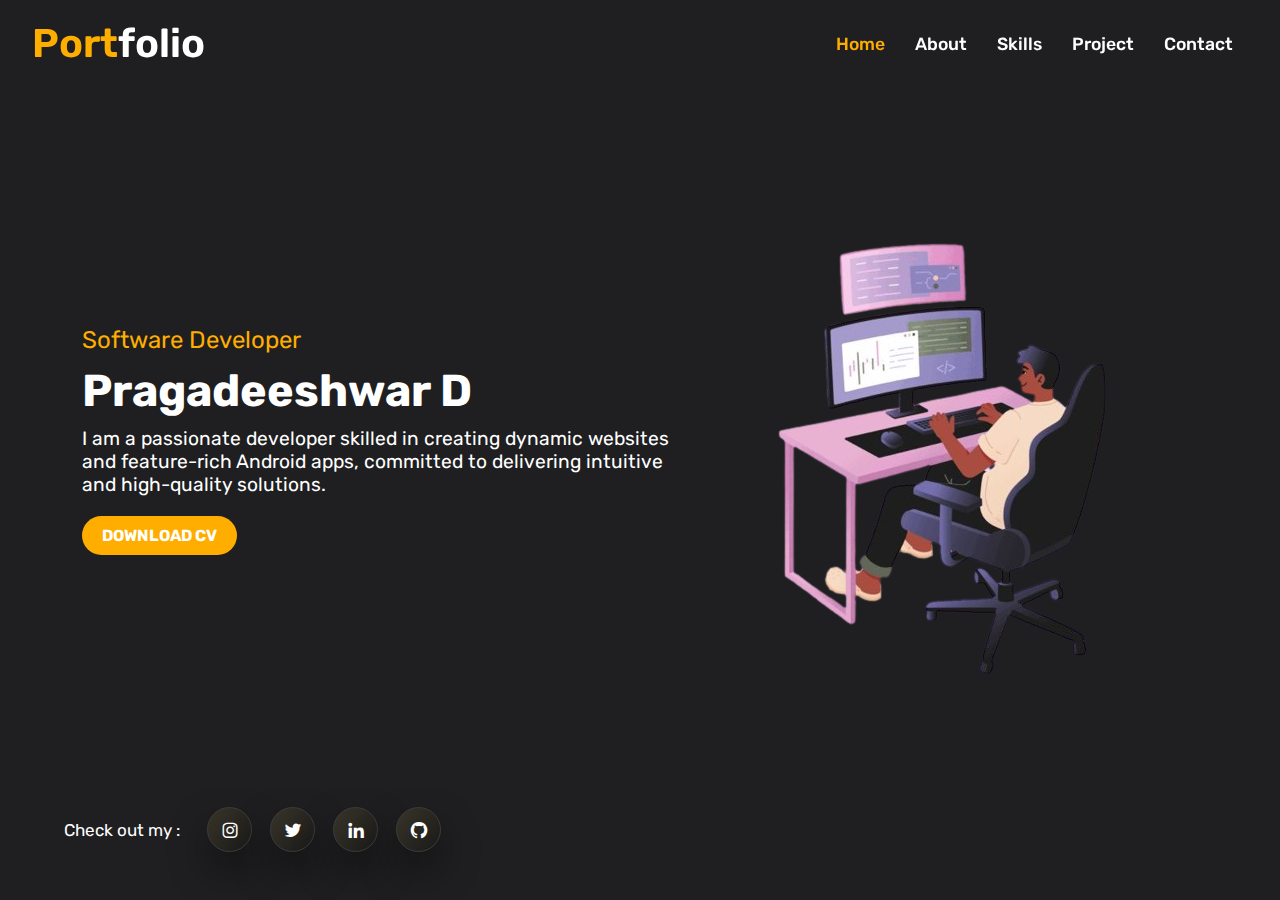
<file: index.html>
<!DOCTYPE html>
<html lang="en">
<head>
    <meta charset="UTF-8">
    <meta name="viewport" content="width=device-width, initial-scale=1.0">
    
    <link rel="stylesheet" href="style.css">
    <link rel="stylesheet" href="https://unpkg.com/boxicons@2.1.1/css/boxicons.min.css">
    <link rel="preconnect" href="https://fonts.googleapis.com">
    <link rel="preconnect" href="https://fonts.gstatic.com" crossorigin>
    <link href="https://fonts.googleapis.com/css2?family=Rubik:ital,wght@0,300..900;1,300..900&display=swap" rel="stylesheet">
    <title>Portfolio</title>
</head>
<body>
    <header>
        <a href="#" class="logo"><span>Port</span>folio</a>
        <div class="menu-btn">
            <span>Menu</span>
            <div class="bx bx-menu" id="menu-icon"></div>
        </div>
        <ul class="navbar">
            <li><a href="index.html" class="active">Home</a></li>
            <li><a href="about.html">About</a></li>
            <li><a href="skills.html">Skills</a></li>
            <li><a href="project.html">Project</a></li>
            <li><a href="contact.html">Contact</a></li>
        </ul>
    </header>
    <section class="home">
        <div class="home-content">
            <div class="home-text">
                <span>Software Developer</span>
                <h1>Pragadeeshwar D</h1>
                <p>I am a passionate developer skilled in creating dynamic websites and feature-rich Android apps, committed to delivering intuitive and high-quality solutions.</p>
                <div class="buttons">
                    <a href="Pragadeeshwar D resume.pdf" class="btn" download>Download CV</a>
                    <!-- <a href="#" class="btn">Hire me</a> -->
                </div>
            </div>
            <div class="home-img">
                <img src="home.png" alt="Home Image">
            </div>
        </div>
    </section>
    <div class="share">
        <p>Check out my :  </p>
        <div class="social">
            <a href="https://www.instagram.com/praga_deez_?igsh=MW50aXNtZWdlemVsdQ=="><i class='bx bxl-instagram' ></i></a>
            <a href="https://x.com/Pragadeesh24?t=_7ubpBVk6lCZ8C0YsNQZFw&s=09"><i class='bx bxl-twitter' ></i></a>
            <a href="https://www.linkedin.com/in/pragadeeshwar-dileepan-7a200b256/"><i class='bx bxl-linkedin' ></i></a>
            <a href="https://github.com/Pragadeeshwar-D"><i class='bx bxl-github' ></i></a>
        </div>
    </div>
    <script src="script.js"></script>
</body>
</html>
</file>
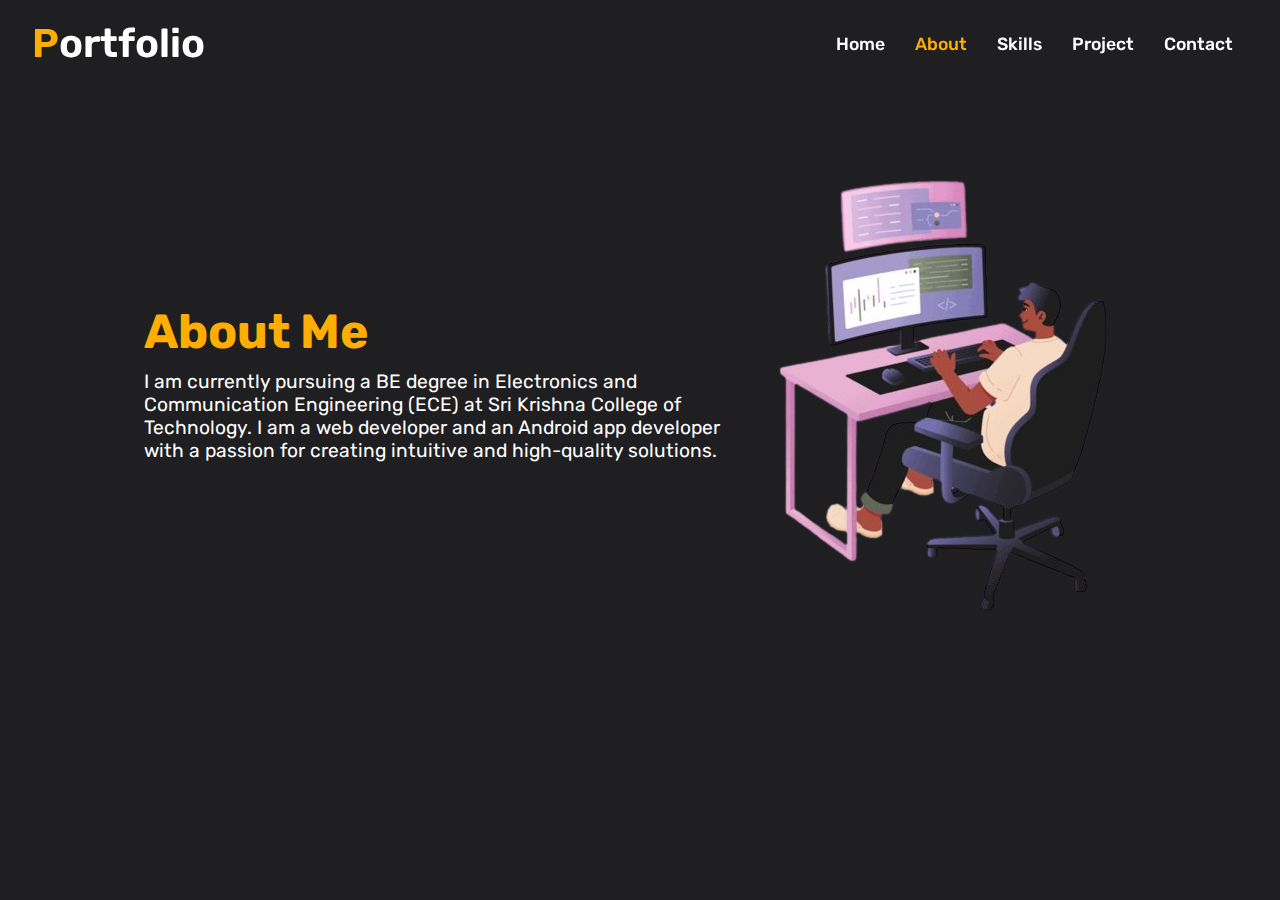
<file: about.html>
<!DOCTYPE html>
<html lang="en">
<head>
    <meta charset="UTF-8">
    <meta name="viewport" content="width=device-width, initial-scale=1.0">
    <link rel="stylesheet" href="style.css">
    <link rel="stylesheet" href="about.css">
    <link rel="stylesheet" href="https://unpkg.com/boxicons@2.1.1/css/boxicons.min.css">
    <link rel="preconnect" href="https://fonts.googleapis.com">
    <link rel="preconnect" href="https://fonts.gstatic.com" crossorigin>
    <link href="https://fonts.googleapis.com/css2?family=Rubik:ital,wght@0,300..900;1,300..900&display=swap" rel="stylesheet">
    <title>About Me</title>
</head>
<body>
    <header>
        <a href="#" class="logo"><span>P</span>ortfolio</a>
        <ul class="navbar">
            <li><a href="index.html">Home</a></li>
            <li><a href="about.html" class="active">About</a></li>
            <li><a href="skills.html">Skills</a></li>
         
            <li><a href="project.html">Project</a></li>
            <li><a href="contact.html">Contact</a></li>
        </ul>
        <div class="menu-btn">
            <span>Menu</span>
            <div class="bx bx-menu" id="menu-icon"></div>
        </div>
    </header>
    <section class="about">
        <div class="about-content">
            <div class="about-text">
                <h2>About Me</h2>
                <p>I am currently pursuing a BE degree in Electronics and Communication Engineering (ECE) at Sri Krishna College of Technology. I am a web developer and an Android app developer with a passion for creating intuitive and high-quality solutions.</p>
            </div>
            <div class="about-img">
                <img src="home.png" alt="About Image">
            </div>
        </div>
    </section>
    <script src="script.js"></script>
</body>
</html>
</file>
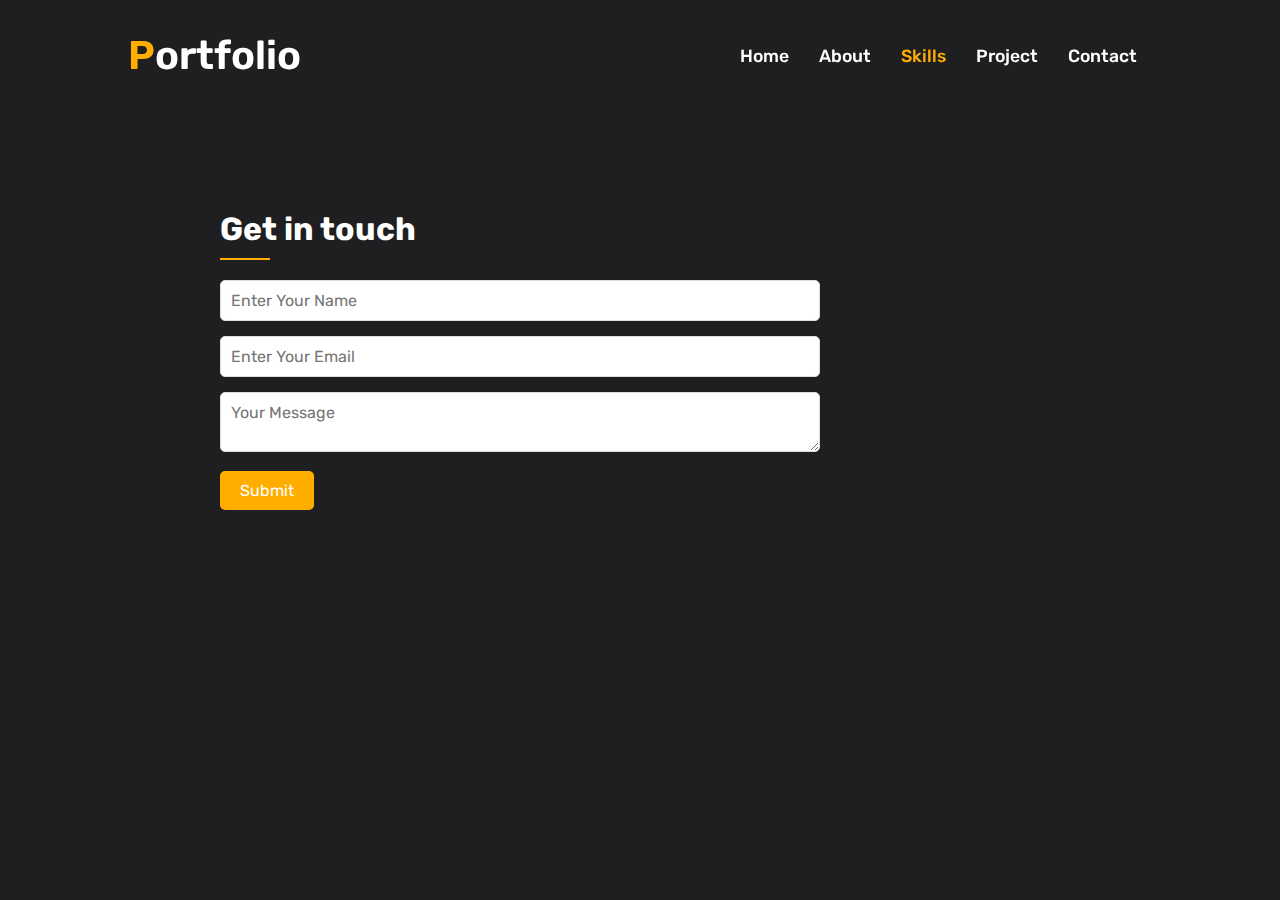
<file: contact.html>
<!DOCTYPE html>
<html lang="en">
<head>
    <meta charset="UTF-8">
    <meta name="viewport" content="width=device-width, initial-scale=1.0">
    <link rel="stylesheet" href="style.css">
    <link rel="stylesheet" href="about.css">
    <link rel="stylesheet" href="skills.css">
    <link rel="stylesheet" href="contact.css">
    <link rel="stylesheet" href="https://unpkg.com/boxicons@2.1.1/css/boxicons.min.css">
    <link rel="preconnect" href="https://fonts.googleapis.com">
    <link rel="preconnect" href="https://fonts.gstatic.com" crossorigin>
    <link href="https://fonts.googleapis.com/css2?family=Rubik:ital,wght@0,300..900;1,300..900&display=swap" rel="stylesheet">
    <title>Contact</title>
</head>
<body>
    <header>
        <a href="#" class="logo"><span>P</span>ortfolio</a>
        <div class="menu-btn">
            <span>Menu</span>
            <div class="bx bx-menu" id="menu-icon"></div>
        </div>
        <ul class="navbar">
            <li><a href="index.html">Home</a></li>
            <li><a href="about.html">About</a></li>
            <li><a href="skills.html" class="active">Skills</a></li>
            <li><a href="project.html">Project</a></li>
            <li><a href="contact.html">Contact</a></li>
        </ul>
    </header>
    <section>
       <div class="contact-container">
        <form action="https://api.web3forms.com/submit" method="POST" class="contact-left">
            <div class="contact-left-title">
                <h2>Get in touch</h2>
                <hr>
            </div>
            <input type="hidden" name="access_key" value="6113e978-761f-499c-b579-e9d7538eb838">
            <input type="text" name="name" placeholder="Enter Your Name" class="contact-inputs" required>
            <input type="email" name="email" placeholder="Enter Your Email" class="contact-inputs" required>
            <textarea name="message" placeholder="Your Message" class="contact-inputs"></textarea>
            <button type="submit">Submit</button>
        </form>
       </div>
       
    </section>
    <script src="script.js"></script>
</body>
</html>
</file>
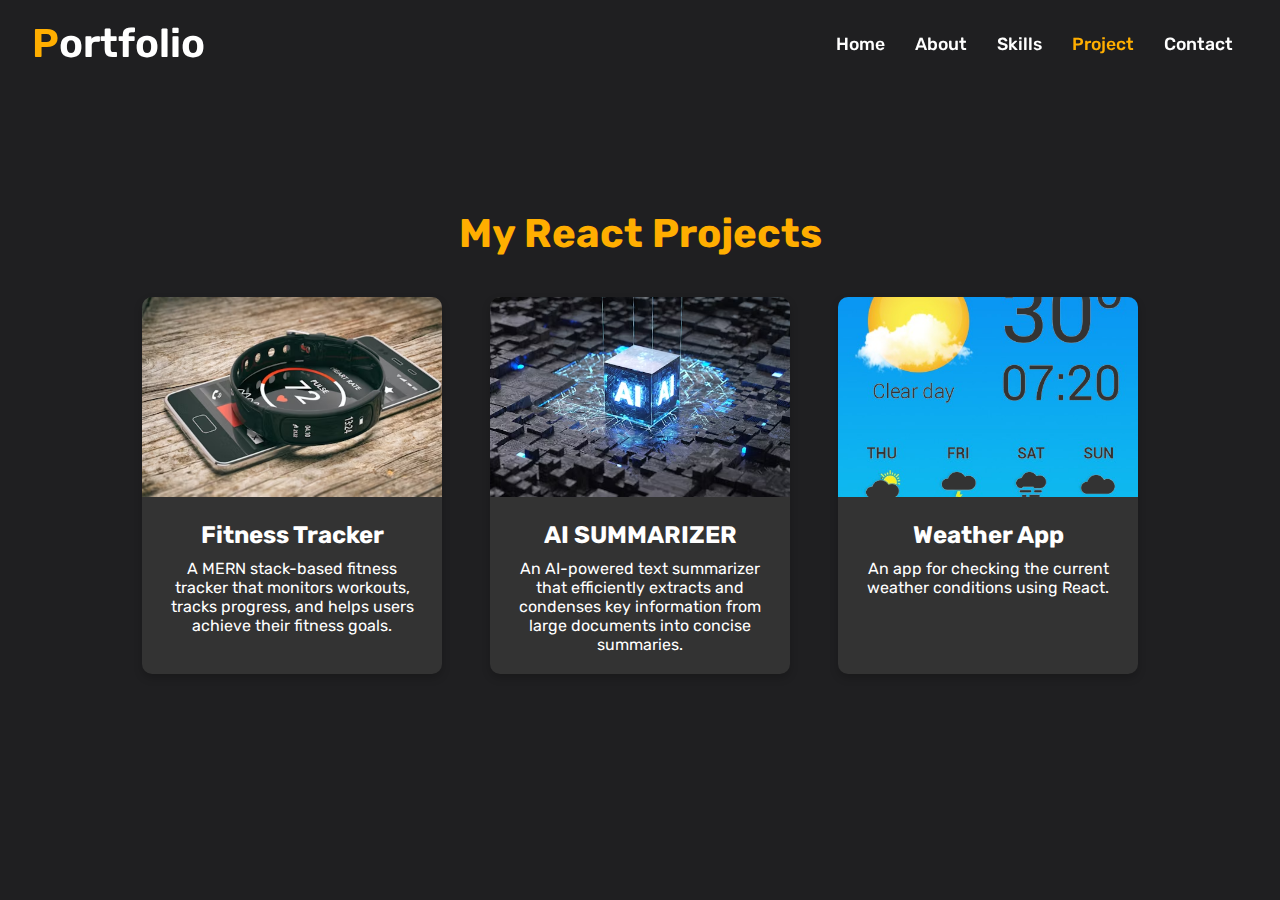
<file: project.html>
<!DOCTYPE html>
<html lang="en">
<head>
    <meta charset="UTF-8">
    <meta name="viewport" content="width=device-width, initial-scale=1.0">
    <link rel="stylesheet" href="style.css">
    <link rel="stylesheet" href="about.css">
    <link rel="stylesheet" href="project.css">
    <link rel="stylesheet" href="https://unpkg.com/boxicons@2.1.1/css/boxicons.min.css">
    <link rel="preconnect" href="https://fonts.googleapis.com">
    <link rel="preconnect" href="https://fonts.gstatic.com" crossorigin>
    <link href="https://fonts.googleapis.com/css2?family=Rubik:ital,wght@0,300..900;1,300..900&display=swap" rel="stylesheet">
    <title>My Projects</title>
</head>
<body>
    <header>
        <a href="#" class="logo"><span>P</span>ortfolio</a>
        <div class="menu-btn">
            <span>Menu</span>
            <div class="bx bx-menu" id="menu-icon"></div>
        </div>
        <ul class="navbar">
            <li><a href="index.html">Home</a></li>
            <li><a href="about.html">About</a></li>
            <li><a href="skills.html">Skills</a></li>
            <li><a href="project.html" class="active">Project</a></li>
            <li><a href="contact.html">Contact</a></li>
        </ul>
    </header>
    <section class="projects">
        <div class="projects-title">
            <h2>My React Projects</h2>
        </div>
        <div class="project-cards">
            <div class="project-card">
                <img src="fitrack.avif" alt="Fitness tracking">
                <div class="card-info">
                    <h3 class="he">Fitness Tracker</h3>
                    <p>A MERN stack-based fitness tracker that monitors workouts, tracks progress, and helps users achieve their fitness goals.</p>
                </div>
            </div>
            <div class="project-card">
                <img src="ai.avif" alt="AI SUMMARIZER">
                <div class="card-info">
                    <h3 class="he">AI SUMMARIZER</h3>
                    <p>An AI-powered text summarizer that efficiently extracts and condenses key information from large documents into concise summaries.</p>
                </div>
            </div>
            <div class="project-card">
                <img src="weather.png" alt="Weather App">
                <div class="card-info">
                    <h3 class="he">Weather App</h3>
                    <p>An app for checking the current weather conditions using React.</p>
                </div>
            </div>
        </div>
    </section>
    <script src="script.js"></script>
</body>
</html>
</file>
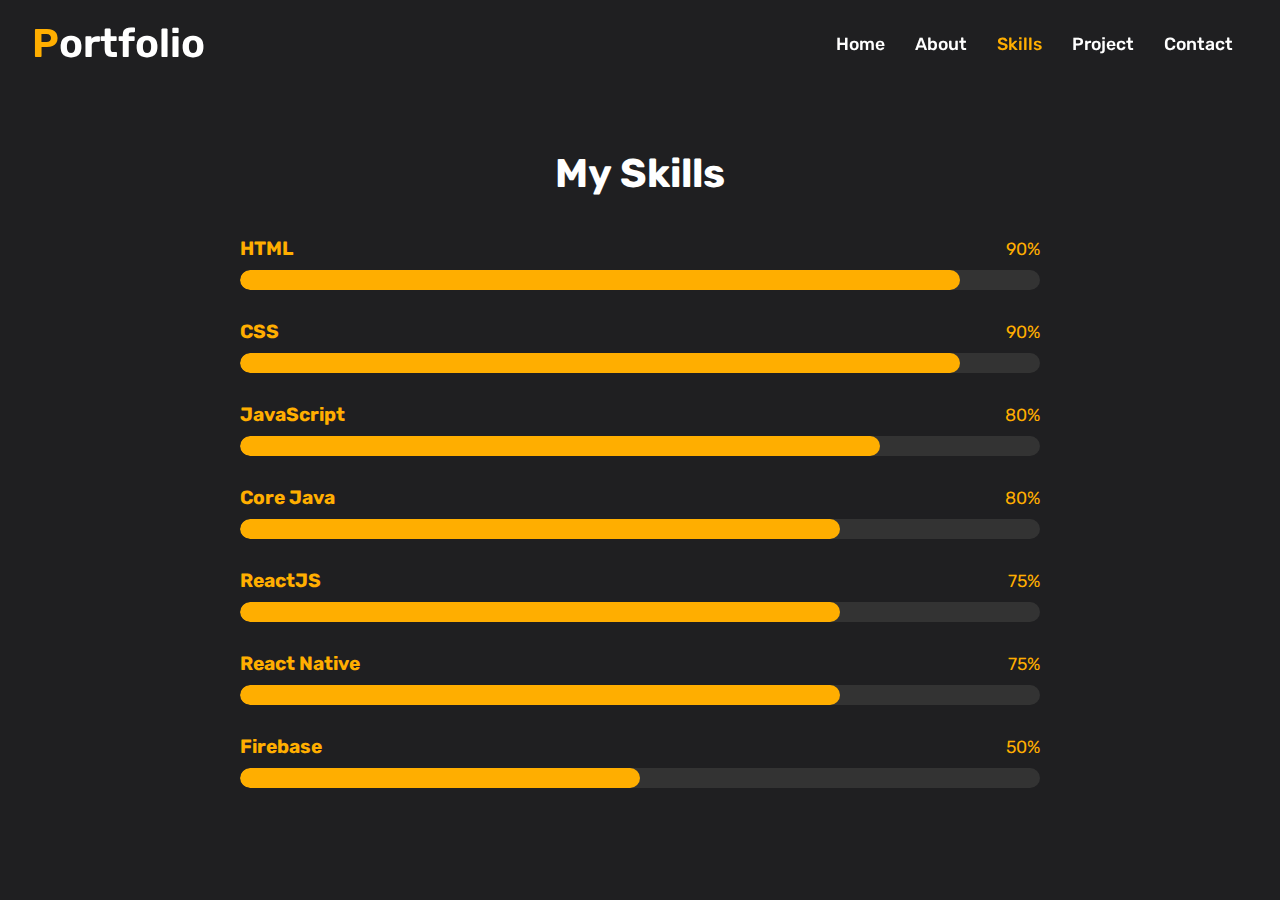
<file: skills.html>
<!DOCTYPE html>
<html lang="en">
<head>
    <meta charset="UTF-8">
    <meta name="viewport" content="width=device-width, initial-scale=1.0">
    <link rel="stylesheet" href="style.css">
    <link rel="stylesheet" href="about.css">
    <link rel="stylesheet" href="skills.css">
    <link rel="stylesheet" href="https://unpkg.com/boxicons@2.1.1/css/boxicons.min.css">
    <link rel="preconnect" href="https://fonts.googleapis.com">
    <link rel="preconnect" href="https://fonts.gstatic.com" crossorigin>
    <link href="https://fonts.googleapis.com/css2?family=Rubik:ital,wght@0,300..900;1,300..900&display=swap" rel="stylesheet">
    <title>About Me</title>
</head>
<body>
    <header>
        <a href="#" class="logo"><span>P</span>ortfolio</a>
        <div class="menu-btn">
            <span>Menu</span>
            <div class="bx bx-menu" id="menu-icon"></div>
        </div>
        <ul class="navbar">
            <li><a href="index.html">Home</a></li>
            <li><a href="about.html">About</a></li>
            <li><a href="skills.html" class="active">Skills</a></li>
            <li><a href="project.html">Project</a></li>
            <li><a href="contact.html">Contact</a></li>
        </ul>
    </header>
    <section class="skills container">
        <div class="title">
            <h2>My Skills</h2>
        </div>
        <div class="skills-content">
            <div class="skill">
                <div class="skill-info">
                    <h3>HTML</h3>
                    <span class="percentage">90%</span>
                </div>
                <div class="skill-bar">
                    <div class="skill-progress" style="width: 90%;"></div>
                </div>
            </div>
            <div class="skill">
                <div class="skill-info">
                    <h3>CSS</h3>
                    <span class="percentage">90%</span>
                </div>
                <div class="skill-bar">
                    <div class="skill-progress" style="width: 90%;"></div>
                </div>
            </div>
            <div class="skill">
                <div class="skill-info">
                    <h3>JavaScript</h3>
                    <span class="percentage">80%</span>
                </div>
                <div class="skill-bar">
                    <div class="skill-progress" style="width: 80%;"></div>
                </div>
            </div>
            <div class="skill">
                <div class="skill-info">
                    <h3>Core Java</h3>
                    <span class="percentage">80%</span>
                </div>
                <div class="skill-bar">
                    <div class="skill-progress" style="width: 75%;"></div>
                </div>
            </div>
            <div class="skill">
                <div class="skill-info">
                    <h3>ReactJS</h3>
                    <span class="percentage">75%</span>
                </div>
                <div class="skill-bar">
                    <div class="skill-progress" style="width: 75%;"></div>
                </div>
            </div>
            <div class="skill">
                <div class="skill-info">
                    <h3>React Native</h3>
                    <span class="percentage">75%</span>
                </div>
                <div class="skill-bar">
                    <div class="skill-progress" style="width: 75%;"></div>
                </div>
            </div>
            <div class="skill">
                <div class="skill-info">
                    <h3>Firebase</h3>
                    <span class="percentage">50%</span>
                </div>
                <div class="skill-bar">
                    <div class="skill-progress" style="width: 50%;"></div>
                </div>
            </div>
        </div>
    </section>
    <script src="script.js"></script>
</body>
</html>
</file>
<file: style.css>
* {
    padding: 0;
    margin: 0;
    box-sizing: border-box;
    font-family: 'Rubik', sans-serif;
    list-style: none;
    text-decoration: none;
}

:root {
    --bg-color: #1f1f21;
    --text-color: #fff;
    --main-color: #ffae00;
    --big-font: 7rem;
    --p-font: 1.1rem;
}

body {
    background-color: var(--bg-color);
    color: var(--text-color);
    overflow-x: hidden;
}

header {
    position: fixed;
    top: 0;
    width: 100%;
    z-index: 1000;
    display: flex;
    align-items: center;
    justify-content: space-between;
    padding: 20px 32px;
    background: transparent;
    transition: all ease .45s;
}

.logo {
    color: var(--text-color);
    font-size: 2.5rem;
    font-weight: 600;
}

.logo span {
    color: var(--main-color);
}

.navbar {
    display: flex;
    margin-left: auto;
}

.navbar li {
    margin: 0 15px;
}

.navbar a {
    font-size: var(--p-font);
    font-weight: 500;
    color: var(--text-color);
    transition: color .3s;
}

.navbar a:hover,
.navbar a.active {
    color: var(--main-color);
}

.menu-btn {
    display: none;
    background: linear-gradient(130.08deg, #383528 0%, #191919 100%);
    box-shadow: 0px 20px 40px #00000070;
    border: 1px solid #3b3b3b;
    padding: 10px 20px;
    border-radius: 100px;
    align-items: center;
    cursor: pointer;
    margin-left: auto;
}

#menu-icon {
    font-size: 28px;
    margin-left: 10px;
}

.home {
    display: flex;
    align-items: center;
    justify-content: center;
    height: 100vh;
    padding: 20px;
}

.home-content {
    display: flex;
    align-items: center;
    justify-content: space-between;
    width: 90%;
    flex-wrap: wrap;
    gap: 20px;
}

.home-text {
    max-width: 600px;
    text-align: left;
    flex: 1 1 300px;
}

.home-text span {
    font-size: 1.5rem;
    color: var(--main-color);
}

.home-text h1 {
    font-size: 2.8rem;
    margin: 10px 0;
}

.home-text p {
    font-size: 1.2rem;
    margin-bottom: 20px;
}

.buttons {
    display: flex;
    gap: 15px;
    flex-wrap: wrap;
    margin-bottom: 20px;
}

.btn {
    padding: 10px 20px;
    border-radius: 25px;
    background-color: var(--main-color);
    color: var(--text-color);
    text-transform: uppercase;
    font-weight: bold;
    transition: background-color .3s;
    white-space: nowrap;
}

.btn:hover {
    background-color: #e89d00;
}

.home-img {
    max-width: 40%;
    flex: 1 1 250px;
}

.home-img img {
    max-width: 100%;
    height: auto;
    border-radius: 10px;
}

.share {
    position: absolute;
    bottom: 3rem;
    left: 5%;
    display: flex;
    align-items: center;
    flex-wrap: wrap;
}

.share p {
    font-size: 17px;
    color: var(--text-color);
    margin-right: 20px;
}

.social i {
    display: inline-flex;
    align-items: center;
    justify-content: center;
    height: 45px;
    width: 45px;
    background: linear-gradient(130.08deg, #383528 0%, #191919 100%);
    box-shadow: 0px 20px 40px #00000070;
    border: 1px solid #3b3b3b;
    border-radius: 50%;
    color: var(--text-color);
    font-size: 20px;
    margin: 0 7px;
    transition: transform 0.3s ease-in-out;
}

.social i:hover {
    transform: translateY(-6px);
}

/* ===================== Responsive ===================== */

@media (max-width: 768px) {
    header {
        padding: 15px 20px;
    }

    .navbar {
        display: none;
        flex-direction: column;
        position: absolute;
        top: 70px;
        right: 0;
        width: 100%;
        background-color: var(--bg-color);
        z-index: 1000;
        padding: 15px 0;
    }

    .navbar.active {
        display: flex;
    }

    .navbar li {
        margin: 10px 0;
        text-align: center;
    }

    .navbar a {
        font-size: 1.2rem;
        padding: 10px 0;
    }

    .menu-btn {
        display: flex;
    }

    .home {
        flex-direction: column;
        height: auto;
        padding-top: 100px;
    }

    .home-content {
        flex-direction: column;
        align-items: center;
    }

    .home-img {
        max-width: 80%;
        margin-top: 20px;
    }

    .share {
        position: static;
        justify-content: center;
        margin-top: 30px;
    }
}

@media (max-width: 480px) {
    .home-text h1 {
        font-size: 2.2rem;
    }

    .home-text p {
        font-size: 1rem;
    }

    .btn {
        font-size: 0.9rem;
    }
}
</file>
<file: about.css>
.about {
    background-color: var(--bg-color);
    color: var(--text-color);
    padding: 60px 20px;
}

.about-content {
    display: flex;
    align-items: center;
    justify-content: space-between;
    width: 80%;
    margin: auto;
}

.about-text {
    max-width: 600px;
    text-align: left;
}

.about-text span {
    font-size: 1.5rem;
    color: var(--main-color);
}

.about-text h2 {
    font-size: 3rem;
    margin: 10px 0;
}

.about-text p {
    font-size: 1.2rem;
    margin-bottom: 20px;
}

.about-img {
    max-width: 40%;
}

.about-img img {
    max-width: 100%;
    height: auto;
    border-radius: 10px;
}

h2 {
    color: #ffae00;
}

/* Mobile Styles */
@media (max-width: 768px) {
    .about-content {
        flex-direction: column;
        align-items: center;
        text-align: center;
    }

    .about-text {
        max-width: 100%;
        margin-bottom: 20px;
        margin-top: 30px;
    }

    .about-text h2 {
        font-size: 2rem;
        margin-top: 90px;
    }

    .about-text p {
        font-size: 1rem;
    }

    .about-img {
        max-width: 70%;
    }

    .about-img img {
        max-width: 100%;
        height: auto;
    }
}
</file>
<file: skills.css>
.skills {
    padding: 60px 10%;
    text-align: center;
    color: var(--main-color);
    margin-top: 90px;
}

.title h2 {
    font-size: 2.5rem;
    color: var(--text-color);
    margin-bottom: 40px;
}

.skills-content {
    max-width: 800px;
    margin: 0 auto;
    text-align: left;
}

.skill {
    margin-bottom: 30px;
}

.skill-info {
    display: flex;
    justify-content: space-between;
    align-items: center;
    margin-bottom: 10px;
}

.skill-info h3 {
    font-size: 1.2rem;
    color: var(--main-color);
}

.percentage {
    font-size: 1.1rem;
    color: var(--main-color);
}

.skill-bar {
    background-color: #333;
    border-radius: 25px;
    height: 20px;
    width: 100%;
    overflow: hidden;
}

.skill-progress {
    background-color: var(--main-color);
    height: 100%;
    border-radius: 25px;
    transition: width 0.5s ease;
}


@media (max-width: 768px) {
    .skills {
        padding: 40px 5%;
        padding-top: 90px;
        color: var(--main-color);
    }

    .title h2 {
        font-size: 2rem;
        margin-bottom: 20px;
    }

    .skills-content {
        max-width: 100%;
        text-align: center;
    }

    .skill {
        margin-bottom: 20px;
    }

    .skill-info {
        flex-direction: column;
        align-items: flex-start;
    }

    .skill-info h3 {
        font-size: 1rem;
    }

    .percentage {
        font-size: 1rem;
    }

    .skill-bar {
        height: 15px;
    }
}
</file>
<file: contact.css>
body {
    margin: 0;
    padding: 0;
    font-family: 'Rubik', sans-serif;
    background-color: var(--bg-color);
}

header {
    position: fixed;
    top: 0;
    width: 100%;
    z-index: 1000;
    display: flex;
    align-items: center;
    justify-content: space-between;
    padding: 32px 10%;
    background: transparent;
    transition: all ease .45s;
}

.contact-container {
    margin-top: 190px; 
    margin-left: 200px;
    padding: 20px;
    display: flex;
    justify-content: flex-start; 
    align-items: flex-start;
}

.contact-left {
    width: 100%;
    max-width: 600px; 
    margin-left: 0; 
}

.contact-left-title {
    margin-bottom: 20px;
}

.contact-left-title h2 {
    font-size: 2rem;
    color: var(--text-color);
}

.contact-left-title hr {
    border: 1px solid var(--main-color);
    width: 50px;
    margin: 10px 0;
}

.contact-inputs {
    width: 100%;
    padding: 10px;
    margin-bottom: 15px;
    border: 1px solid #ddd;
    border-radius: 5px;
    font-size: 1rem;
}

button {
    background-color: var(--main-color);
    color: #fff;
    border: none;
    padding: 10px 20px;
    border-radius: 5px;
    font-size: 1rem;
    cursor: pointer;
    transition: background-color 0.3s ease;
}

button:hover {
    background-color: #e89d00; 
}

/* Mobile Styles */
@media (max-width: 768px) {
    header {
        padding: 20px 5%;
    }

    .contact-container {
        margin-top: 160px; 
        margin-left: 0;
        flex-direction: column;
        align-items: center;
    }

    .contact-left {
        max-width: 100%;
        margin-left: 0;
    }

    .contact-left-title h2 {
        font-size: 1.5rem;
    }

    .contact-left-title hr {
        width: 30px;
    }

    .contact-inputs {
        font-size: 0.9rem;
    }

    button {
        font-size: 0.9rem;
        padding: 8px 16px;
    }
}
</file>
<file: project.css>
.projects {
    padding: 60px 10%;
    text-align: center;
    margin-top: 150px;
}

.projects-title h2 {
    font-size: 2.5rem;
     color: #ffae00;
    margin-bottom: 40px;
}
#he{
     color: #ffae00;
}
.project-cards {
    display: flex;
    justify-content: space-around;
    flex-wrap: wrap;
    gap: 20px;
}

.project-card {
    background-color: #333;
    border-radius: 10px;
    overflow: hidden;
    width: 300px;
    box-shadow: 0 4px 8px rgba(0, 0, 0, 0.2);
    text-align: center;
    transition: transform 0.3s ease, box-shadow 0.3s ease;
}

.project-card:hover {
    transform: scale(1.05);
    box-shadow: 0 8px 16px rgba(0, 0, 0, 0.3);
}

.project-card img {
    width: 100%;
    height: 200px;
    object-fit: cover;
}

.card-info {
    padding: 20px;
}

.card-info h3 {
    font-size: 1.5rem;
    color: var(--text-color);
    margin-bottom: 10px;
}

.card-info p {
    font-size: 1rem;
    color: var(--text-color);
}
h3{
    color: #ffae00;
}
</file>
